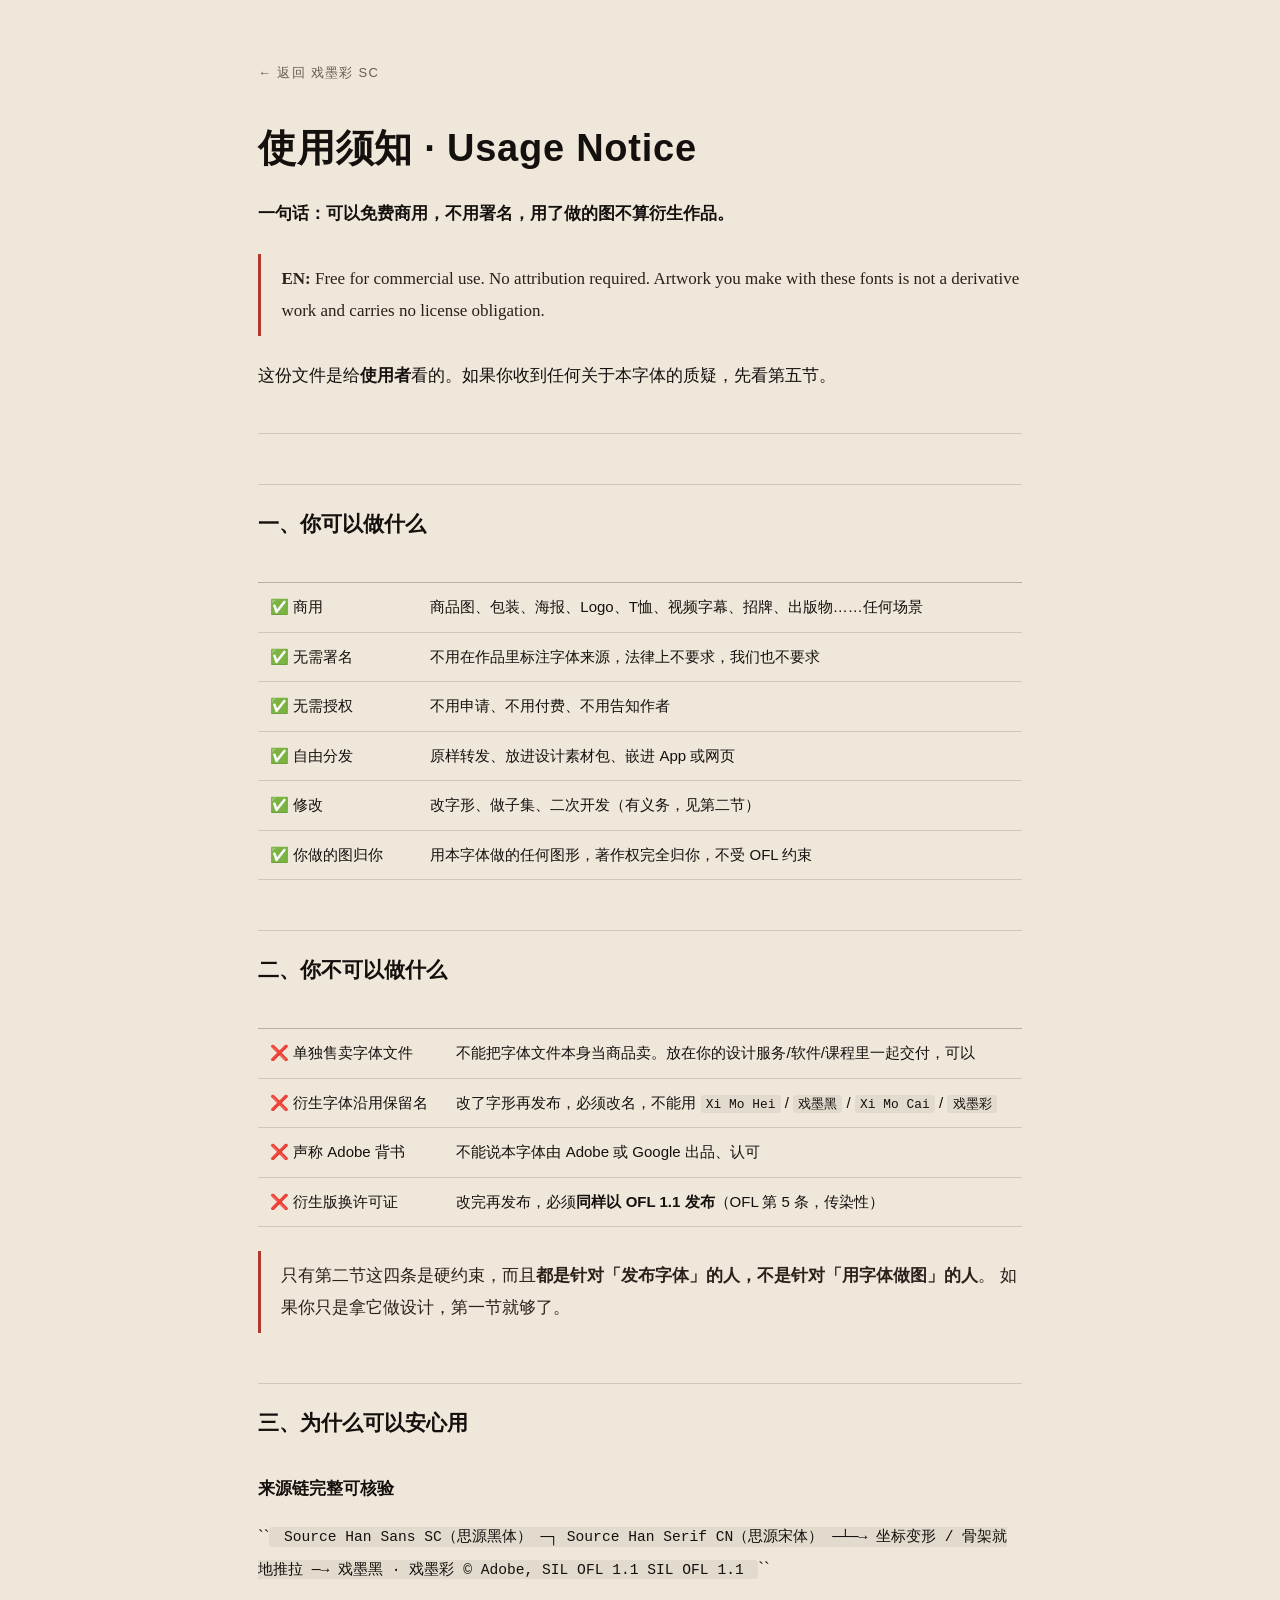
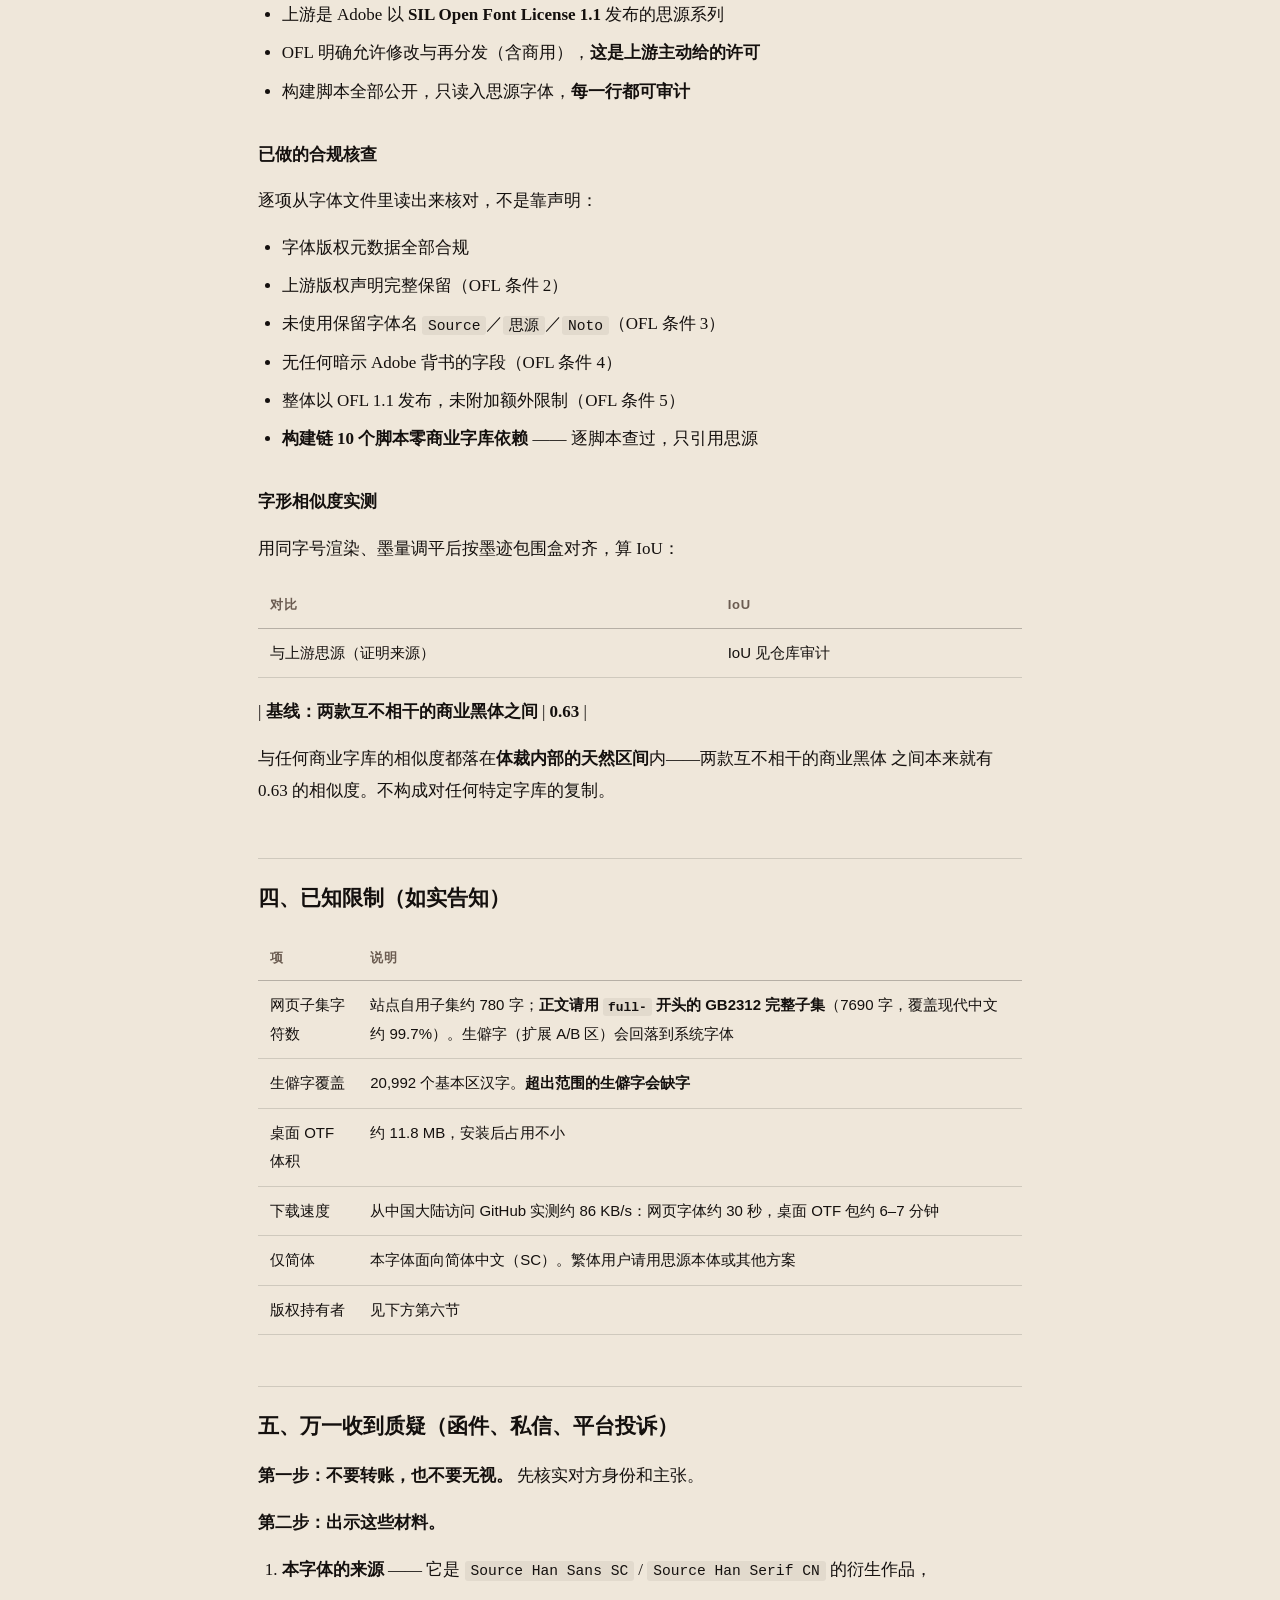
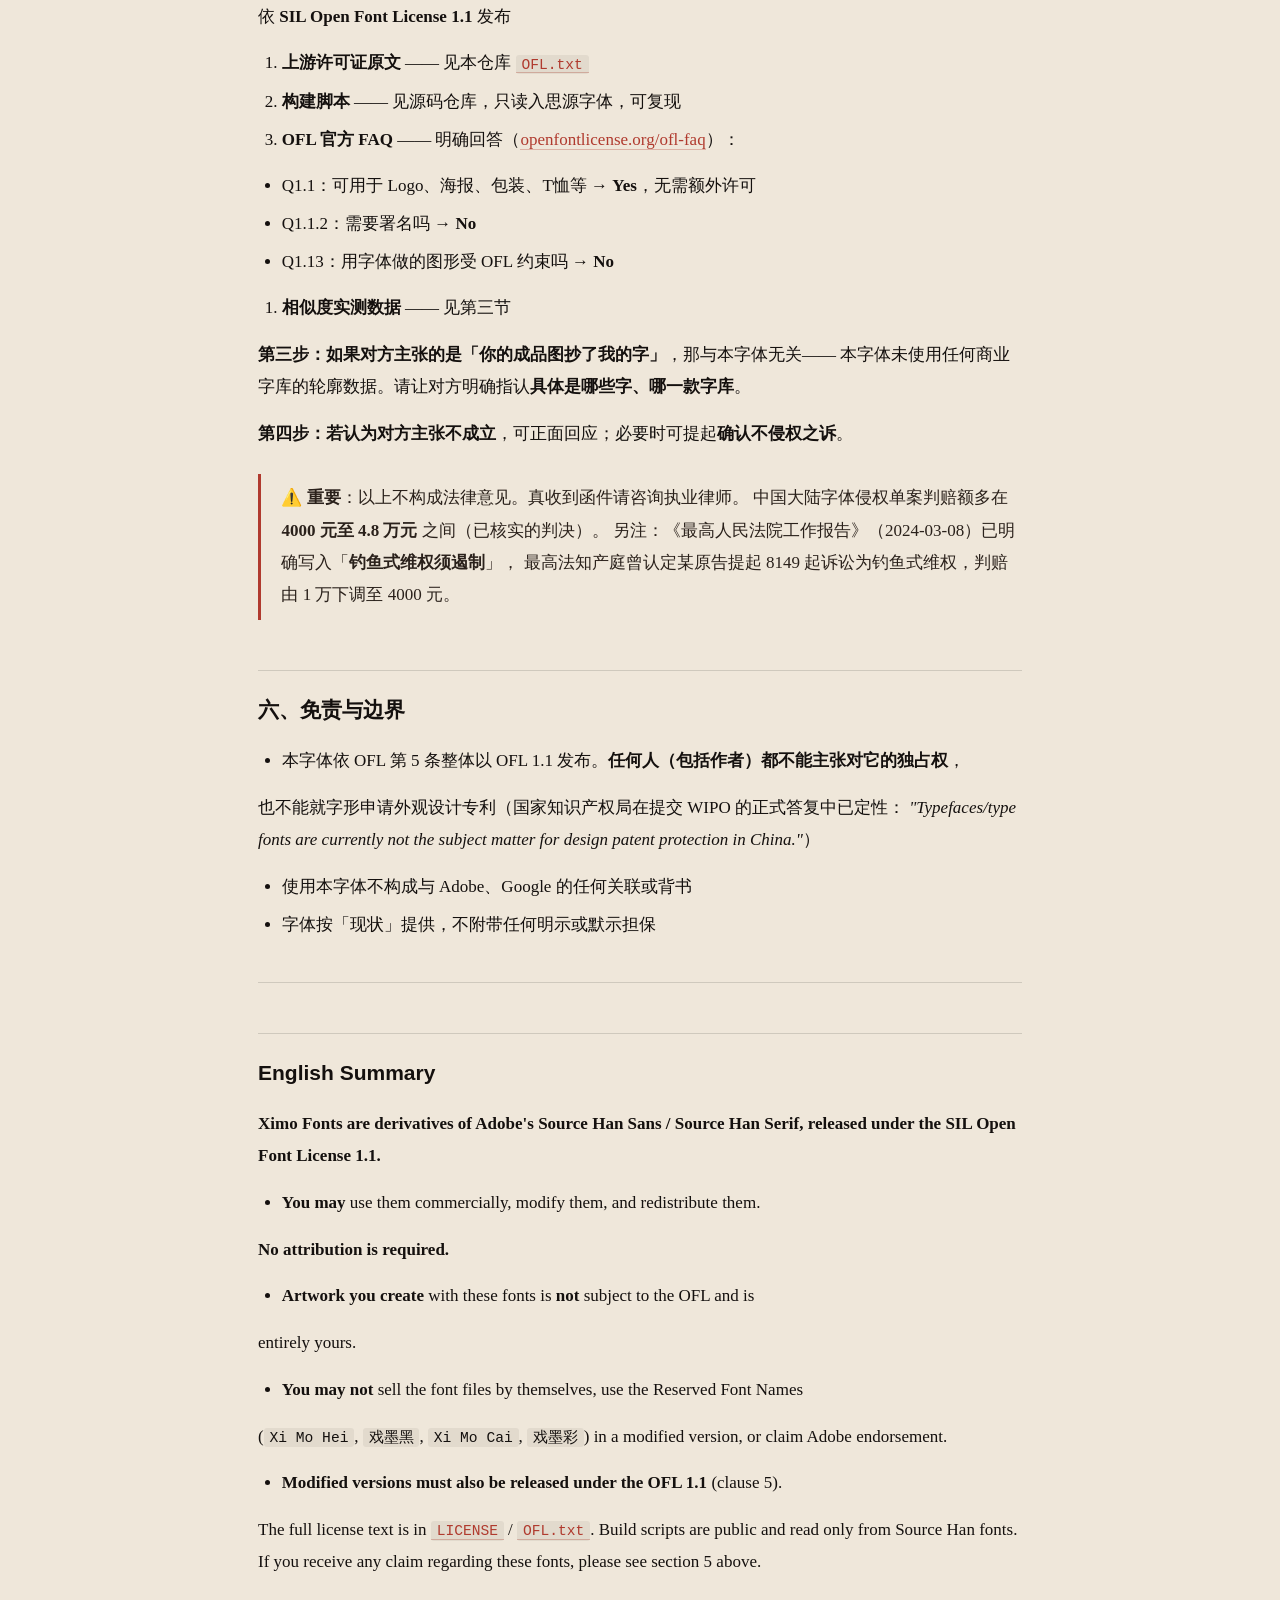
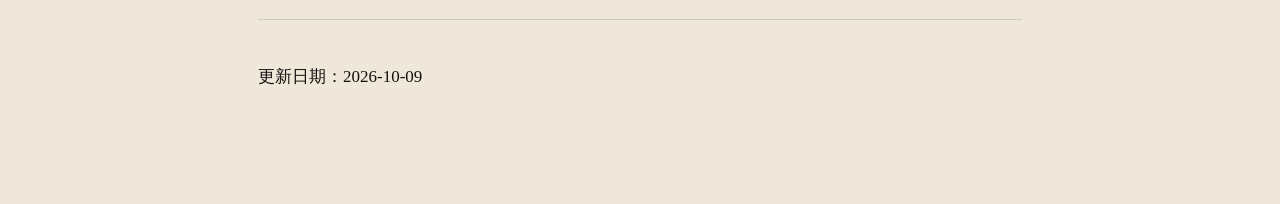
<file: 使用须知.html>
<!DOCTYPE html>
<html lang="zh-CN">
<head>
<meta charset="utf-8">
<meta name="viewport" content="width=device-width, initial-scale=1">
<title>使用须知 · 戏墨彩 SC</title>
<meta name="description" content="戏墨字体能不能商用、要不要署名、收到质疑怎么办。">
<link rel="icon" href="img/seal.png">
<style>
:root{--paper:#EFE7DA;--paper2:#F6F1E7;--ink:#14100E;--ink2:#2A211B;
--ink3:#6B5C51;--red:#B03A2E;--line:rgba(20,16,14,.14);
--song:'Songti SC','Source Han Serif SC',STSong,SimSun,serif;
--hei:-apple-system,'PingFang SC','Microsoft YaHei',sans-serif}
*{box-sizing:border-box}
body{margin:0;background:var(--paper);color:var(--ink);
 font-family:var(--song);font-size:17px;line-height:1.9;
 -webkit-font-smoothing:antialiased}
.wrap{max-width:820px;margin:0 auto;padding:56px 28px 96px}
h1{font-family:var(--hei);font-size:clamp(26px,4vw,38px);font-weight:700;
 margin:0 0 6px;letter-spacing:.02em}
h2{font-family:var(--hei);font-size:21px;font-weight:600;margin:2.4em 0 .7em;
 padding-top:.9em;border-top:1px solid var(--line)}
h3{font-family:var(--hei);font-size:17px;font-weight:600;margin:1.8em 0 .5em}
h4{font-family:var(--hei);font-size:15px;font-weight:600;margin:1.4em 0 .4em;color:var(--ink2)}
p{margin:.85em 0}
a{color:var(--red);text-decoration:none;border-bottom:1px solid rgba(176,58,46,.3)}
a:hover{border-bottom-color:var(--red)}
code{font-family:ui-monospace,SFMono-Regular,Menlo,monospace;font-size:.86em;
 background:rgba(20,16,14,.06);padding:.12em .4em;border-radius:3px}
hr{border:0;border-top:1px solid var(--line);margin:2.4em 0}
blockquote{margin:1.4em 0;padding:.5em 0 .5em 1.2em;border-left:3px solid var(--red);
 color:var(--ink2)}
blockquote p{margin:.4em 0}
table{width:100%;border-collapse:collapse;margin:1.2em 0;font-size:15px;
 font-family:var(--hei)}
th,td{text-align:left;padding:10px 12px;border-bottom:1px solid var(--line);
 vertical-align:top}
th{font-weight:600;color:var(--ink3);font-size:13px;letter-spacing:.06em;
 border-bottom:1px solid rgba(20,16,14,.26)}
ul,ol{margin:.8em 0;padding-left:1.4em}
li{margin:.35em 0}
strong{font-weight:700}
.back{display:inline-block;font-family:var(--hei);font-size:13px;letter-spacing:.1em;
 color:var(--ink3);border:0;margin-bottom:2em}
.back:hover{color:var(--red)}
</style>
</head>
<body>
<div class="wrap">
<a class="back" href="./">← 返回 戏墨彩 SC</a>
<h1>使用须知 · Usage Notice</h1>
<p><strong>一句话：可以免费商用，不用署名，用了做的图不算衍生作品。</strong></p>
<blockquote><strong>EN:</strong> Free for commercial use. No attribution required. Artwork you make with these fonts is not a derivative work and carries no license obligation.</blockquote>
<p>这份文件是给<strong>使用者</strong>看的。如果你收到任何关于本字体的质疑，先看第五节。</p>
<hr>
<h2>一、你可以做什么</h2>
<table><thead><tr><th></th><th></th></tr></thead><tbody><tr><td>✅ 商用</td><td>商品图、包装、海报、Logo、T恤、视频字幕、招牌、出版物……任何场景</td></tr><tr><td>✅ 无需署名</td><td>不用在作品里标注字体来源，法律上不要求，我们也不要求</td></tr><tr><td>✅ 无需授权</td><td>不用申请、不用付费、不用告知作者</td></tr><tr><td>✅ 自由分发</td><td>原样转发、放进设计素材包、嵌进 App 或网页</td></tr><tr><td>✅ 修改</td><td>改字形、做子集、二次开发（有义务，见第二节）</td></tr><tr><td>✅ 你做的图归你</td><td>用本字体做的任何图形，著作权完全归你，不受 OFL 约束</td></tr></tbody></table>
<h2>二、你不可以做什么</h2>
<table><thead><tr><th></th><th></th></tr></thead><tbody><tr><td>❌ 单独售卖字体文件</td><td>不能把字体文件本身当商品卖。放在你的设计服务/软件/课程里一起交付，可以</td></tr><tr><td>❌ 衍生字体沿用保留名</td><td>改了字形再发布，必须改名，不能用 <code>Xi Mo Hei</code> / <code>戏墨黑</code> / <code>Xi Mo Cai</code> / <code>戏墨彩</code></td></tr><tr><td>❌ 声称 Adobe 背书</td><td>不能说本字体由 Adobe 或 Google 出品、认可</td></tr><tr><td>❌ 衍生版换许可证</td><td>改完再发布，必须<strong>同样以 OFL 1.1 发布</strong>（OFL 第 5 条，传染性）</td></tr></tbody></table>
<blockquote>只有第二节这四条是硬约束，而且<strong>都是针对「发布字体」的人，不是针对「用字体做图」的人</strong>。 如果你只是拿它做设计，第一节就够了。</blockquote>
<h2>三、为什么可以安心用</h2>
<h3>来源链完整可核验</h3>
<p>``<code> Source Han Sans SC（思源黑体）  ─┐ Source Han Serif CN（思源宋体） ─┴─→ 坐标变形 / 骨架就地推拉 ─→ 戏墨黑 · 戏墨彩 © Adobe, SIL OFL 1.1                                      SIL OFL 1.1 </code>``</p>
<ul><li>上游是 Adobe 以 <strong>SIL Open Font License 1.1</strong> 发布的思源系列</li><li>OFL 明确允许修改与再分发（含商用），<strong>这是上游主动给的许可</strong></li><li>构建脚本全部公开，只读入思源字体，<strong>每一行都可审计</strong></li></ul>
<h3>已做的合规核查</h3>
<p>逐项从字体文件里读出来核对，不是靠声明：</p>
<ul><li>字体版权元数据全部合规</li><li>上游版权声明完整保留（OFL 条件 2）</li><li>未使用保留字体名 <code>Source</code>／<code>思源</code>／<code>Noto</code>（OFL 条件 3）</li><li>无任何暗示 Adobe 背书的字段（OFL 条件 4）</li><li>整体以 OFL 1.1 发布，未附加额外限制（OFL 条件 5）</li><li><strong>构建链 10 个脚本零商业字库依赖</strong> —— 逐脚本查过，只引用思源</li></ul>
<h3>字形相似度实测</h3>
<p>用同字号渲染、墨量调平后按墨迹包围盒对齐，算 IoU：</p>
<table><thead><tr><th>对比</th><th>IoU</th></tr></thead><tbody><tr><td>与上游思源（证明来源）</td><td>IoU 见仓库审计</td></tr></tbody></table>
<p>| <strong>基线：两款互不相干的商业黑体之间</strong> | <strong>0.63</strong> |</p>
<p>与任何商业字库的相似度都落在<strong>体裁内部的天然区间</strong>内——两款互不相干的商业黑体 之间本来就有 0.63 的相似度。不构成对任何特定字库的复制。</p>
<h2>四、已知限制（如实告知）</h2>
<table><thead><tr><th>项</th><th>说明</th></tr></thead><tbody><tr><td>网页子集字符数</td><td>站点自用子集约 780 字；<strong>正文请用 <code>full-</code> 开头的 GB2312 完整子集</strong>（7690 字，覆盖现代中文约 99.7%）。生僻字（扩展 A/B 区）会回落到系统字体</td></tr><tr><td>生僻字覆盖</td><td>20,992 个基本区汉字。<strong>超出范围的生僻字会缺字</strong></td></tr><tr><td>桌面 OTF 体积</td><td>约 11.8 MB，安装后占用不小</td></tr><tr><td>下载速度</td><td>从中国大陆访问 GitHub 实测约 86 KB/s：网页字体约 30 秒，桌面 OTF 包约 6–7 分钟</td></tr><tr><td>仅简体</td><td>本字体面向简体中文（SC）。繁体用户请用思源本体或其他方案</td></tr><tr><td>版权持有者</td><td>见下方第六节</td></tr></tbody></table>
<h2>五、万一收到质疑（函件、私信、平台投诉）</h2>
<p><strong>第一步：不要转账，也不要无视。</strong> 先核实对方身份和主张。</p>
<p><strong>第二步：出示这些材料。</strong></p>
<ol><li><strong>本字体的来源</strong> —— 它是 <code>Source Han Sans SC</code> / <code>Source Han Serif CN</code> 的衍生作品，</li></ol>
<p>依 <strong>SIL Open Font License 1.1</strong> 发布</p>
<ol><li><strong>上游许可证原文</strong> —— 见本仓库 <a href="OFL.txt"><code>OFL.txt</code></a></li><li><strong>构建脚本</strong> —— 见源码仓库，只读入思源字体，可复现</li><li><strong>OFL 官方 FAQ</strong> —— 明确回答（<a href="https://openfontlicense.org/ofl-faq/">openfontlicense.org/ofl-faq</a>）：</li></ol>
<ul><li>Q1.1：可用于 Logo、海报、包装、T恤等 → <strong>Yes</strong>，无需额外许可</li><li>Q1.1.2：需要署名吗 → <strong>No</strong></li><li>Q1.13：用字体做的图形受 OFL 约束吗 → <strong>No</strong></li></ul>
<ol><li><strong>相似度实测数据</strong> —— 见第三节</li></ol>
<p><strong>第三步：如果对方主张的是「你的成品图抄了我的字」</strong>，那与本字体无关—— 本字体未使用任何商业字库的轮廓数据。请让对方明确指认<strong>具体是哪些字、哪一款字库</strong>。</p>
<p><strong>第四步：若认为对方主张不成立</strong>，可正面回应；必要时可提起<strong>确认不侵权之诉</strong>。</p>
<blockquote>⚠️ <strong>重要</strong>：以上不构成法律意见。真收到函件请咨询执业律师。 中国大陆字体侵权单案判赔额多在 <strong>4000 元至 4.8 万元</strong> 之间（已核实的判决）。 另注：《最高人民法院工作报告》（2024-03-08）已明确写入「<strong>钓鱼式维权须遏制</strong>」， 最高法知产庭曾认定某原告提起 8149 起诉讼为钓鱼式维权，判赔由 1 万下调至 4000 元。</blockquote>
<h2>六、免责与边界</h2>
<ul><li>本字体依 OFL 第 5 条整体以 OFL 1.1 发布。<strong>任何人（包括作者）都不能主张对它的独占权</strong>，</li></ul>
<p>也不能就字形申请外观设计专利（国家知识产权局在提交 WIPO 的正式答复中已定性： <em>"Typefaces/type fonts are currently not the subject matter for design patent protection in China."</em>）</p>
<ul><li>使用本字体不构成与 Adobe、Google 的任何关联或背书</li><li>字体按「现状」提供，不附带任何明示或默示担保</li></ul>
<hr>
<h2>English Summary</h2>
<p><strong>Ximo Fonts are derivatives of Adobe's Source Han Sans / Source Han Serif, released under the SIL Open Font License 1.1.</strong></p>
<ul><li><strong>You may</strong> use them commercially, modify them, and redistribute them.</li></ul>
<p><strong>No attribution is required.</strong></p>
<ul><li><strong>Artwork you create</strong> with these fonts is <strong>not</strong> subject to the OFL and is</li></ul>
<p>entirely yours.</p>
<ul><li><strong>You may not</strong> sell the font files by themselves, use the Reserved Font Names</li></ul>
<p>(<code>Xi Mo Hei</code>, <code>戏墨黑</code>, <code>Xi Mo Cai</code>, <code>戏墨彩</code>) in a modified version, or claim Adobe endorsement.</p>
<ul><li><strong>Modified versions must also be released under the OFL 1.1</strong> (clause 5).</li></ul>
<p>The full license text is in <a href="LICENSE"><code>LICENSE</code></a> / <a href="OFL.txt"><code>OFL.txt</code></a>. Build scripts are public and read only from Source Han fonts. If you receive any claim regarding these fonts, please see section 5 above.</p>
<hr>
<p>更新日期：2026-10-09</p>
</div>
</body>
</html>
</file>
